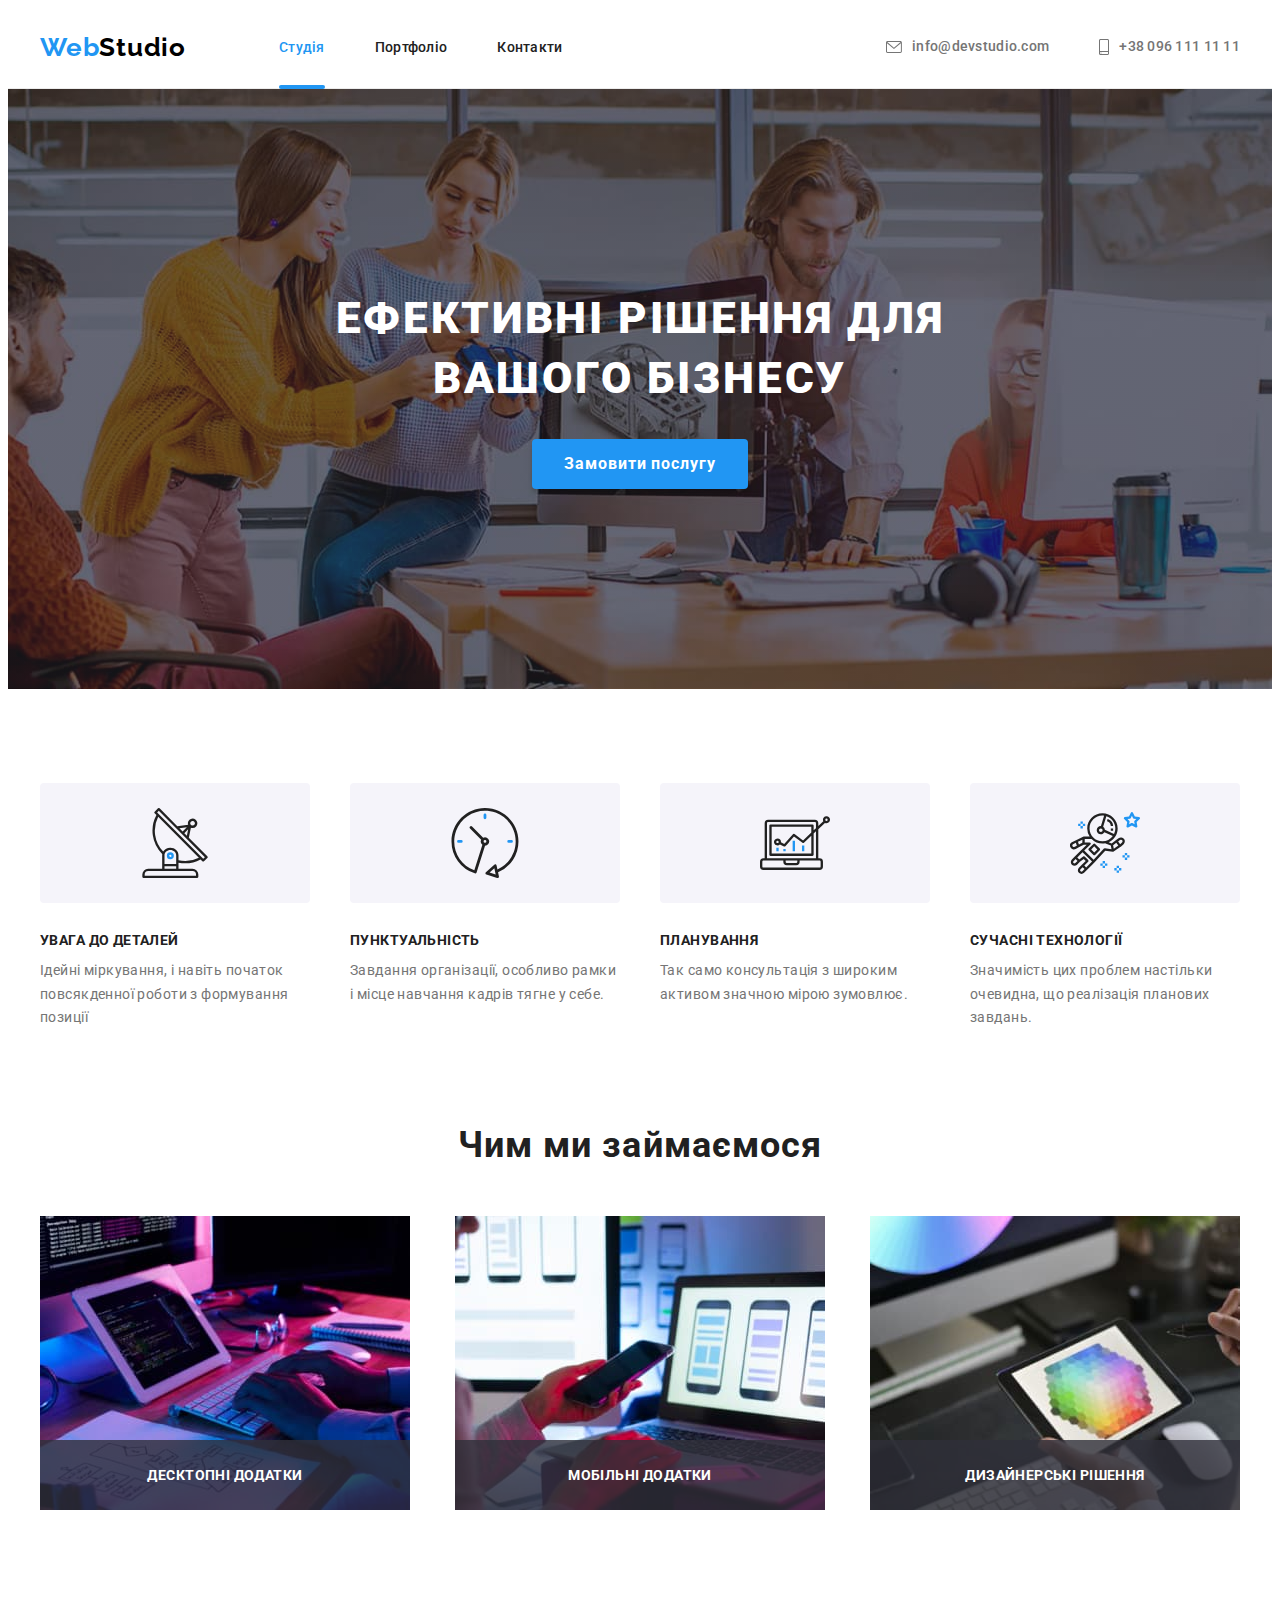
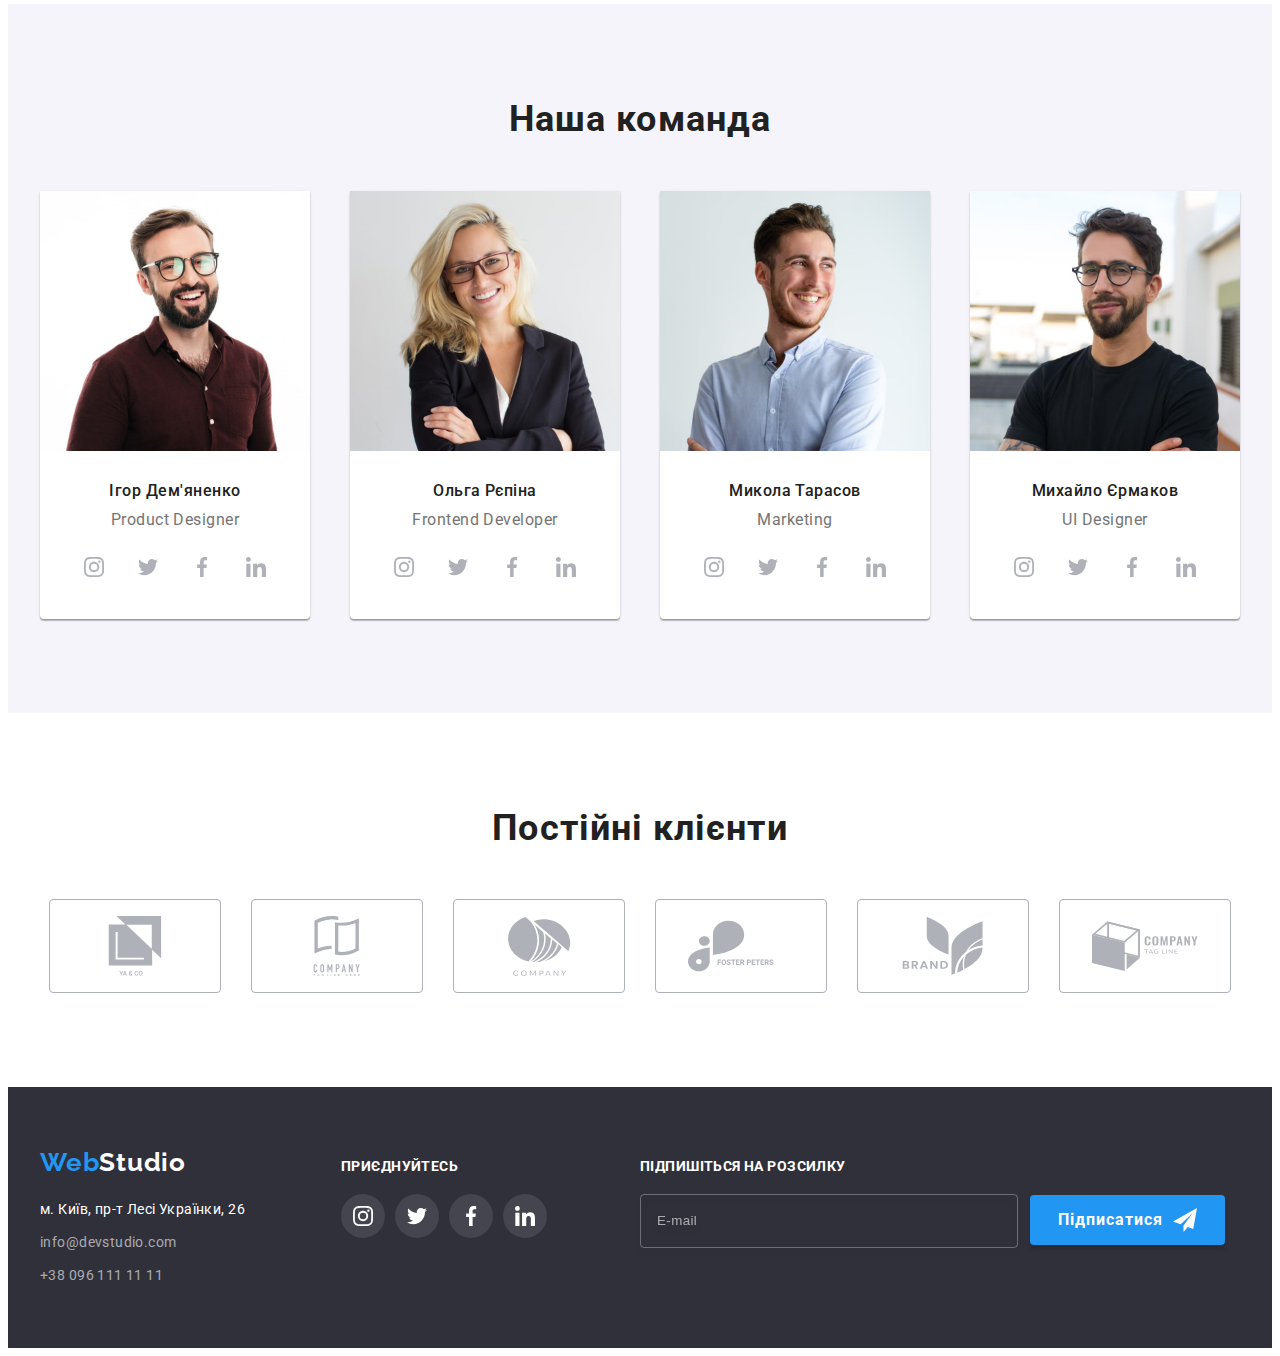
<file: index.html>
<!DOCTYPE html>
<html lang="uk">
	<head>
		<meta charset="UTF-8" />
		<meta http-equiv="X-UA-Compatible" content="IE=edge" />
		<meta name="viewport" content="width=device-width, initial-scale=1.0" />
		<title>WebStudio</title>
		<link rel="preconnect" href="https://fonts.googleapis.com" />
		<link rel="preconnect" href="https://fonts.gstatic.com" crossorigin />
		<link
			href="https://fonts.googleapis.com/css2?family=Open+Sans&family=Raleway:wght@700&family=Roboto:wght@400;500;700;900&display=swap"
			rel="stylesheet"
		/>
		<link
			rel="stylesheet"
			href="https://cdnjs.cloudflare.com/ajax/libs/modern-normalize/1.1.0/modern-normalize.min.css"
			integrity="sha512-wpPYUAdjBVSE4KJnH1VR1HeZfpl1ub8YT/NKx4PuQ5NmX2tKuGu6U/JRp5y+Y8XG2tV+wKQpNHVUX03MfMFn9Q=="
			crossorigin="anonymous"
			referrerpolicy="no-referrer"
		/>
		<link rel="stylesheet" href="./css/styles.css" />
	</head>
	<body>
		<header class="page-header">
			<div class="container">
				<nav class="page-header-nav">
					<!-- prettier-ignore -->
					<a href="./" class="header-logo logo-link">
					<span>Web</span>Studio</a>
					<ul class="page-header-list list">
						<li class="page-header-item"><a href="./" class="page-header-link link current">Студія</a></li>
						<li class="page-header-item">
							<a href="./portfolio.html" class="page-header-link link">Портфоліо</a>
						</li>
						<li class="page-header-item"><a href="./" class="page-header-link link">Контакти</a></li>
					</ul>
				</nav>
				<ul class="page-header-list list">
					<li class="page-header-item">
						<a href="mailto:info@devstudio.com" class="page-header-email link">
							<svg class="envelope-icon" width="16" height="12">
								<use href="./images/icons.svg#icon-envelope"></use>
							</svg>
							info@devstudio.com
						</a>
					</li>
					<li class="page-header-item">
						<a href="tel:+380961111111" class="page-header-tel link">
							<svg class="smartphone-icon" width="10" height="16">
								<use href="./images/icons.svg#icon-smartphone"></use>
							</svg>
							+38 096 111 11 11
						</a>
					</li>
				</ul>
			</div>
		</header>
		<main>
			<section class="hero section">
				<div class="container">
					<h1 class="hero-title">Ефективні рішення для вашого бізнесу</h1>
					<button type="button" class="hero-btn btn" data-modal-open>Замовити послугу</button>
				</div>
			</section>
			<section class="principles section principles-section">
				<div class="container">
					<h2 class="visually-hidden">Наші принципи роботи</h2>
					<ul class="principles-list list">
						<li class="principles-item">
							<div class="principleas-icon-area">
								<svg class="principles-icon" width="70" height="70">
									<use href="./images/icons.svg#icon-antenna"></use>
								</svg>
							</div>
							<h3 class="principles-subtitle">УВАГА ДО ДЕТАЛЕЙ</h3>
							<p class="principles-text">
								Ідейні міркування, і навіть початок повсякденної роботи з формування позиції
							</p>
						</li>
						<li class="principles-item">
							<div class="principleas-icon-area">
								<svg class="principles-icon" width="70" height="70">
									<use href="./images/icons.svg#icon-clock"></use>
								</svg>
							</div>
							<h3 class="principles-subtitle">ПУНКТУАЛЬНІСТЬ</h3>
							<p class="principles-text">
								Завдання організації, особливо рамки і місце навчання кадрів тягне у себе.
							</p>
						</li>
						<li class="principles-item">
							<div class="principleas-icon-area">
								<svg class="principles-icon" width="70" height="70">
									<use href="./images/icons.svg#icon-diagram"></use>
								</svg>
							</div>
							<h3 class="principles-subtitle">ПЛАНУВАННЯ</h3>
							<p class="principles-text">
								Так само консультація з широким активом значною мірою зумовлює.
							</p>
						</li>
						<li class="principles-item">
							<div class="principleas-icon-area">
								<svg class="principles-icon" width="70" height="70">
									<use href="./images/icons.svg#icon-astronaut"></use>
								</svg>
							</div>
							<h3 class="principles-subtitle">СУЧАСНІ ТЕХНОЛОГІЇ</h3>
							<p class="principles-text">
								Значимість цих проблем настільки очевидна, що реалізація планових завдань.
							</p>
						</li>
					</ul>
				</div>
			</section>
			<section class="works section">
				<div class="container">
					<h2 class="works-title">Чим ми займаємося</h2>
					<ul class="works-list list">
						<li class="works-item">
							<img
								src="./images/wwd-img1.jpg"
								alt="Екран лептопу, на якому верстають сайт"
								width="370"
								height="294"
							/>
							<h3 class="works-subtitle">Десктопні додатки</h3>
						</li>
						<li class="works-item">
							<img
								src="./images/wwd-img2.jpg"
								alt="Атаптивна верстка на ноутбуці"
								width="370"
								height="294"
							/>
							<h3 class="works-subtitle">Мобільні додатки</h3>
						</li>
						<li class="works-item">
							<img
								src="./images/wwd-img3.jpg"
								alt="Підбір кольорів на планшеті"
								width="370"
								height="294"
							/>
							<h3 class="works-subtitle">Дизайнерські рішення</h3>
						</li>
					</ul>
				</div>
			</section>
			<section class="team section">
				<div class="container">
					<h2 class="team-title">Наша команда</h2>
					<ul class="team-list list">
						<li class="team-item">
							<img src="./images/team-img1.jpg" alt="Ігор Дем'яненко" width="270" height="260" />
							<h3 class="team-subtitle">Ігор Дем'яненко</h3>
							<p lang="en" class="team-text">Product Designer</p>
							<ul class="team-soc-list list">
								<li class="team-soc-item">
									<a href="" class="team-soc-link link">
										<svg class="team-soc-icon" width="20" height="20">
											<use href="./images/icons.svg#icon-instagram"></use>
										</svg>
									</a>
								</li>
								<li class="team-soc-item">
									<a href="" class="team-soc-link link">
										<svg class="team-soc-icon" width="20" height="20">
											<use href="./images/icons.svg#icon-twitter"></use>
										</svg>
									</a>
								</li>
								<li class="team-soc-item">
									<a href="" class="team-soc-link link">
										<svg class="team-soc-icon" width="20" height="20">
											<use href="./images/icons.svg#icon-facebook"></use>
										</svg>
									</a>
								</li>
								<li class="team-soc-item">
									<a href="" class="team-soc-link link">
										<svg class="team-soc-icon" width="20" height="20">
											<use href="./images/icons.svg#icon-linkedin"></use>
										</svg>
									</a>
								</li>
							</ul>
						</li>
						<li class="team-item">
							<img src="./images/team-img2.jpg" alt="Ольга Рєпіна" width="270" height="260" />
							<h3 class="team-subtitle">Ольга Рєпіна</h3>
							<p lang="en" class="team-text">Frontend Developer</p>
							<ul class="team-soc-list list">
								<li class="team-soc-item">
									<a href="" class="team-soc-link link">
										<svg class="team-soc-icon" width="20" height="20">
											<use href="./images/icons.svg#icon-instagram"></use>
										</svg>
									</a>
								</li>
								<li class="team-soc-item">
									<a href="" class="team-soc-link link">
										<svg class="team-soc-icon" width="20" height="20">
											<use href="./images/icons.svg#icon-twitter"></use>
										</svg>
									</a>
								</li>
								<li class="team-soc-item">
									<a href="" class="team-soc-link link">
										<svg class="team-soc-icon" width="20" height="20">
											<use href="./images/icons.svg#icon-facebook"></use>
										</svg>
									</a>
								</li>
								<li class="team-soc-item">
									<a href="" class="team-soc-link link">
										<svg class="team-soc-icon" width="20" height="20">
											<use href="./images/icons.svg#icon-linkedin"></use>
										</svg>
									</a>
								</li>
							</ul>
						</li>
						<li class="team-item">
							<img src="./images/team-img3.jpg" alt="Микола Тарасов" width="270" height="260" />
							<h3 class="team-subtitle">Микола Тарасов</h3>
							<p lang="en" class="team-text">Marketing</p>
							<ul class="team-soc-list list">
								<li class="team-soc-item">
									<a href="" class="team-soc-link link">
										<svg class="team-soc-icon" width="20" height="20">
											<use href="./images/icons.svg#icon-instagram"></use>
										</svg>
									</a>
								</li>
								<li class="team-soc-item">
									<a href="" class="team-soc-link link">
										<svg class="team-soc-icon" width="20" height="20">
											<use href="./images/icons.svg#icon-twitter"></use>
										</svg>
									</a>
								</li>
								<li class="team-soc-item">
									<a href="" class="team-soc-link link">
										<svg class="team-soc-icon" width="20" height="20">
											<use href="./images/icons.svg#icon-facebook"></use>
										</svg>
									</a>
								</li>
								<li class="team-soc-item">
									<a href="" class="team-soc-link link">
										<svg class="team-soc-icon" width="20" height="20">
											<use href="./images/icons.svg#icon-linkedin"></use>
										</svg>
									</a>
								</li>
							</ul>
						</li>
						<li class="team-item">
							<img src="./images/team-img4.jpg" alt="Михайло Єрмаков" width="270" height="260" />
							<h3 class="team-subtitle">Михайло Єрмаков</h3>
							<p lang="en" class="team-text">UI Designer</p>
							<ul class="team-soc-list list">
								<li class="team-soc-item">
									<a href="" class="team-soc-link link">
										<svg class="team-soc-icon" width="20" height="20">
											<use href="./images/icons.svg#icon-instagram"></use>
										</svg>
									</a>
								</li>
								<li class="team-soc-item">
									<a href="" class="team-soc-link link">
										<svg class="team-soc-icon" width="20" height="20">
											<use href="./images/icons.svg#icon-twitter"></use>
										</svg>
									</a>
								</li>
								<li class="team-soc-item">
									<a href="" class="team-soc-link link">
										<svg class="team-soc-icon" width="20" height="20">
											<use href="./images/icons.svg#icon-facebook"></use>
										</svg>
									</a>
								</li>
								<li class="team-soc-item">
									<a href="" class="team-soc-link link">
										<svg class="team-soc-icon" width="20" height="20">
											<use href="./images/icons.svg#icon-linkedin"></use>
										</svg>
									</a>
								</li>
							</ul>
						</li>
					</ul>
				</div>
			</section>
			<section class="customers section">
				<div class="container">
					<h2 class="customers-title">Постійні клієнти</h2>
					<ul class="customers-list list">
						<li class="customers-item">
							<a href="" class="customers-link link">
								<svg class="customers-icon" width="106" height="60">
									<use href="./images/icons.svg#icon-company1"></use>
								</svg>
							</a>
						</li>
						<li class="customers-item">
							<a href="" class="customers-link link">
								<svg class="customers-icon" width="106" height="60">
									<use href="./images/icons.svg#icon-company2"></use>
								</svg>
							</a>
						</li>
						<li class="customers-item">
							<a href="" class="customers-link link">
								<svg class="customers-icon" width="106" height="60">
									<use href="./images/icons.svg#icon-company3"></use>
								</svg>
							</a>
						</li>
						<li class="customers-item">
							<a href="" class="customers-link link">
								<svg class="customers-icon" width="106" height="60">
									<use href="./images/icons.svg#icon-company4"></use>
								</svg>
							</a>
						</li>
						<li class="customers-item">
							<a href="" class="customers-link link">
								<svg class="customers-icon" width="106" height="60">
									<use href="./images/icons.svg#icon-company5"></use>
								</svg>
							</a>
						</li>
						<li class="customers-item">
							<a href="" class="customers-link link">
								<svg class="customers-icon" width="106" height="60">
									<use href="./images/icons.svg#icon-company6"></use>
								</svg>
							</a>
						</li>
					</ul>
				</div>
			</section>
		</main>
		<footer class="page-footer">
			<div class="container">
				<div class="footer-logo-contacts">
					<!-- prettier-ignore -->
					<a href="./" class="footer-logo logo-link">
					<span>Web</span>Studio</a>
					<address class="contacts">
						<ul class="contacts-list list">
							<li class="contacts-item">
								<a href="/" class="contacts-address-link link">м. Київ, пр-т Лесі Українки, 26</a>
							</li>
							<li class="contacts-item">
								<a href="mailto:info@devstudio.com" class="contacts-email link">info@devstudio.com</a>
							</li>
							<li class="contacts-item">
								<a href="tel:+380961111111" class="contacts-tel link">+38 096 111 11 11</a>
							</li>
						</ul>
					</address>
				</div>
				<div class="footer-soc">
					<h3 class="footer-soc-header">приєднуйтесь</h3>
					<ul class="footer-soc-list list">
						<li class="footer-soc-item">
							<a href="" class="footer-soc-link link">
								<svg class="footer-soc-icon" width="20" height="20">
									<use href="./images/icons.svg#icon-instagram"></use>
								</svg>
							</a>
						</li>
						<li class="footer-soc-item">
							<a href="" class="footer-soc-link link">
								<svg class="footer-soc-icon" width="20" height="20">
									<use href="./images/icons.svg#icon-twitter"></use>
								</svg>
							</a>
						</li>
						<li class="footer-soc-item">
							<a href="" class="footer-soc-link link">
								<svg class="footer-soc-icon" width="20" height="20">
									<use href="./images/icons.svg#icon-facebook"></use>
								</svg>
							</a>
						</li>
						<li class="footer-soc-item">
							<a href="" class="footer-soc-link link">
								<svg class="footer-soc-icon" width="20" height="20">
									<use href="./images/icons.svg#icon-linkedin"></use>
								</svg>
							</a>
						</li>
					</ul>
				</div>
				<form class="footer-form">
					<label for="footer-email" class="footer-lable">Підпишіться на розсилку</label>
					<div class="footer-form-area">
						<input type="email" name="email" id="footer-email" placeholder="E-mail" />
						<button type="submit" class="submit-btn btn">
							Підписатися
							<svg class="submit-btn-icon" width="24" height="24">
								<use href="./images/icons.svg#icon-send"></use>
							</svg>
						</button>
					</div>
				</form>
			</div>
		</footer>
		<div class="backdrop is-hidden" data-modal>
			<div class="modal">
				<button type="button" class="modal-btn" data-modal-close>
					<svg class="modal-icon" width="11" height="11">
						<use href="./images/icons.svg#icon-close"></use>
					</svg>
				</button>
				<p class="modal-header">Залиште свої дані, ми вам передзвонимо</p>
				<form class="modal-form">
					<label for="name" class="modal-label">Ім'я</label>
					<div class="modal-item">
						<input type="text" name="name" id="name" class="form-input" />
						<span class="modal-form-icon">
							<svg width="18" height="18">
								<use href="./images/icons.svg#icon-person-modal"></use>
							</svg>
						</span>
					</div>
					<label for="tel" class="modal-label">Телефон</label>
					<div class="modal-item">
						<input type="tel" name="tel" id="tel" class="form-input" />
						<span class="modal-form-icon">
							<svg width="18" height="18"><use href="./images/icons.svg#icon-phone-modal"></use></svg>
						</span>
					</div>
					<label for="email" class="modal-label">Пошта</label>
					<div class="modal-item">
						<input type="email" name="email" id="email" class="form-input" />
						<span class="modal-form-icon">
							<svg width="18" height="18">
								<use href="./images/icons.svg#icon-email-modal"></use>
							</svg>
						</span>
					</div>
					<label for="comments" class="comments-label">Коментар</label>
					<div class="comments-field">
						<textarea
							name="comments"
							id="comments"
							cols="30"
							rows="10"
							placeholder="Введіть текст"
							class="comments"
						></textarea>
					</div>
					<div class="modal-checkbox">
						<input type="checkbox" name="checkbox" id="checkbox" class="checkbox visually-hidden" />
						<label class="checkbox-label" for="checkbox">
							<span>
								<svg class="checkbox-icon" width="11" height="8">
									<use href="./images/icons.svg#icon-checker"></use>
								</svg>
							</span>
							Погоджуюся з розсилкою та приймаю &nbsp;
							<a class="checkbox-link link" href="">Умови договору</a>
						</label>
					</div>
					<button type="submit" class="modal-form-btn btn">Відправити</button>
				</form>
			</div>
		</div>
		<script src="./js/modal.js"></script>
	</body>
</html>
</file>
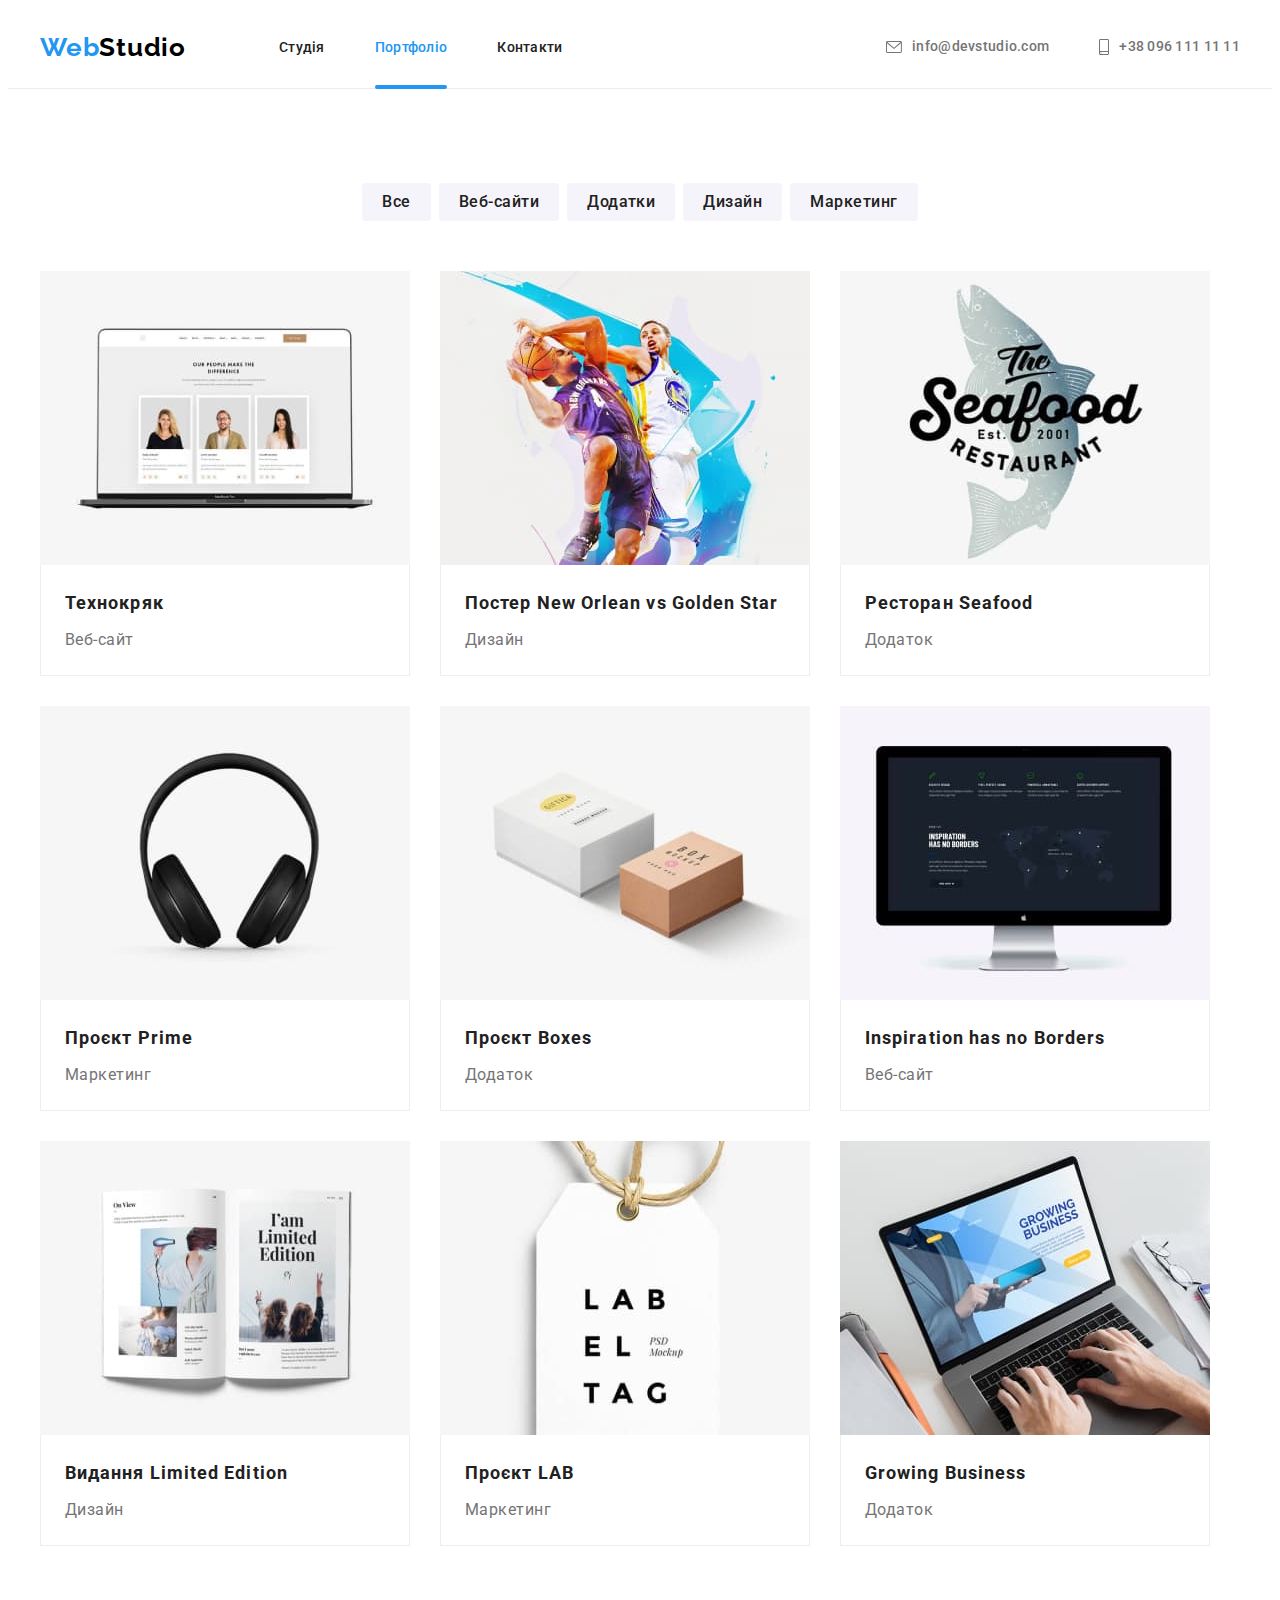
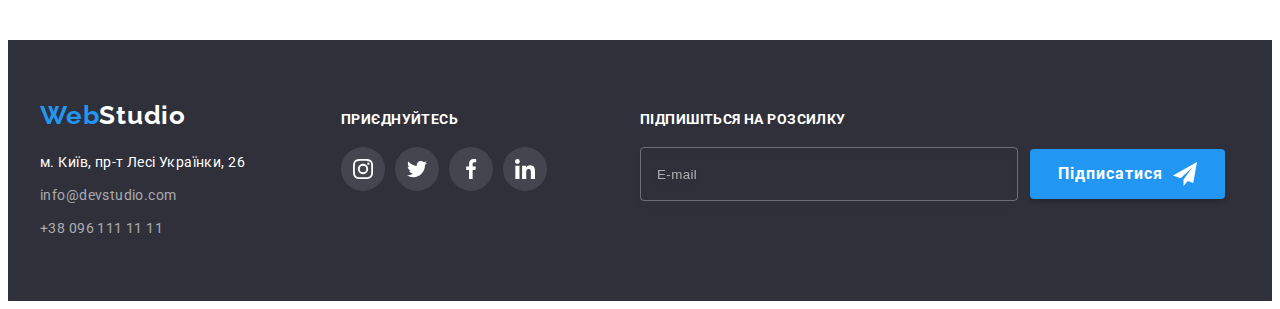
<file: portfolio.html>
<!DOCTYPE html>
<html lang="uk">
	<head>
		<meta charset="UTF-8" />
		<meta http-equiv="X-UA-Compatible" content="IE=edge" />
		<meta name="viewport" content="width=device-width, initial-scale=1.0" />
		<title>Portfolio</title>
		<link rel="preconnect" href="https://fonts.googleapis.com" />
		<link rel="preconnect" href="https://fonts.gstatic.com" crossorigin />
		<link
			href="https://fonts.googleapis.com/css2?family=Open+Sans&family=Raleway:wght@700&family=Roboto:wght@400;500;700;900&display=swap"
			rel="stylesheet"
		/>
		<link
			rel="stylesheet"
			href="https://cdnjs.cloudflare.com/ajax/libs/modern-normalize/1.1.0/modern-normalize.min.css"
			integrity="sha512-wpPYUAdjBVSE4KJnH1VR1HeZfpl1ub8YT/NKx4PuQ5NmX2tKuGu6U/JRp5y+Y8XG2tV+wKQpNHVUX03MfMFn9Q=="
			crossorigin="anonymous"
			referrerpolicy="no-referrer"
		/>
		<link rel="stylesheet" href="./css/styles.css" />
	</head>
	<body>
		<header class="page-header">
			<div class="container">
				<nav class="page-header-nav">
					<!-- prettier-ignore -->
					<a href="./" class="header-logo logo-link">
					<span>Web</span>Studio</a>
					<ul class="page-header-list list">
						<li class="page-header-item"><a href="./" class="page-header-link link">Студія</a></li>
						<li class="page-header-item">
							<a href="./portfolio.html" class="page-header-link link current">Портфоліо</a>
						</li>
						<li class="page-header-item"><a href="./" class="page-header-link link">Контакти</a></li>
					</ul>
				</nav>
				<ul class="page-header-list list">
					<li class="page-header-item">
						<a href="mailto:info@devstudio.com" class="page-header-email link">
							<svg class="envelope-icon" width="16" height="12">
								<use href="./images/icons.svg#icon-envelope"></use>
							</svg>
							info@devstudio.com
						</a>
					</li>
					<li class="page-header-item">
						<a href="tel:+380961111111" class="page-header-tel link">
							<svg class="smartphone-icon" width="10" height="16">
								<use href="./images/icons.svg#icon-smartphone"></use>
							</svg>
							+38 096 111 11 11
						</a>
					</li>
				</ul>
			</div>
		</header>
		<main>
			<section class="portfolio section">
				<div class="container">
					<h1 class="visually-hidden">Portfolio</h1>
					<ul class="portfolio-btn-list list">
						<li class="portfolio-btn-item"><button type="button" class="portfolio-btn btn">Все</button></li>
						<li class="portfolio-btn-item">
							<button type="button" class="portfolio-btn btn">Веб-сайти</button>
						</li>
						<li class="portfolio-btn-item">
							<button type="button" class="portfolio-btn btn">Додатки</button>
						</li>
						<li class="portfolio-btn-item">
							<button type="button" class="portfolio-btn btn">Дизайн</button>
						</li>
						<li class="portfolio-btn-item">
							<button type="button" class="portfolio-btn btn">Маркетинг</button>
						</li>
					</ul>
					<ul class="portfolio-examples-list list">
						<li class="portfolio-examples-item">
							<a href="" class="portfolio-examples-link link">
								<div class="portfolio-thumb">
									<img
										src="./images/portfolio1.jpg"
										alt="Монітор ноутбука"
										width="370"
										height="294"
									/>
									<p class="portfolio-examples-description">
										Ресурс пропонує комплексні пропозиції з різним рівнем функціоналу та сервісів.
										Все це дозволить відвідувачу отримати вичерпні відомості про компанію чи
										приватну особу.
									</p>
								</div>
								<div class="portfolio-item-content">
									<h2 class="portfolio-examples-title">Технокряк</h2>
									<p class="portfolio-examples-text">Веб-сайт</p>
								</div>
							</a>
						</li>
						<li class="portfolio-examples-item">
							<a href="" class="portfolio-examples-link link">
								<div class="portfolio-thumb">
									<img
										src="./images/portfolio2.jpg"
										alt="Два гравці в баскетбол"
										width="370"
										height="294"
									/>
									<p class="portfolio-examples-description">
										Ресурс пропонує комплексні пропозиції з різним рівнем функціоналу та сервісів.
										Все це дозволить відвідувачу отримати вичерпні відомості про компанію чи
										приватну особу.
									</p>
								</div>
								<div class="portfolio-item-content">
									<h2 class="portfolio-examples-title">Постер New Orlean vs Golden Star</h2>
									<p class="portfolio-examples-text">Дизайн</p>
								</div>
							</a>
						</li>
						<li class="portfolio-examples-item">
							<a href="" class="portfolio-examples-link link">
								<div class="portfolio-thumb">
									<img
										src="./images/portfolio3.jpg"
										alt="Логотип рибного ресторану"
										width="370"
										height="294"
									/>
									<p class="portfolio-examples-description">
										Ресурс пропонує комплексні пропозиції з різним рівнем функціоналу та сервісів.
										Все це дозволить відвідувачу отримати вичерпні відомості про компанію чи
										приватну особу.
									</p>
								</div>
								<div class="portfolio-item-content">
									<h2 class="portfolio-examples-title">Ресторан Seafood</h2>
									<p class="portfolio-examples-text">Додаток</p>
								</div>
							</a>
						</li>
						<li class="portfolio-examples-item">
							<a href="" class="portfolio-examples-link link">
								<div class="portfolio-thumb">
									<img src="./images/portfolio4.jpg" alt="Навушники" width="370" height="294" />
									<p class="portfolio-examples-description">
										Ресурс пропонує комплексні пропозиції з різним рівнем функціоналу та сервісів.
										Все це дозволить відвідувачу отримати вичерпні відомості про компанію чи
										приватну особу.
									</p>
								</div>
								<div class="portfolio-item-content">
									<h2 class="portfolio-examples-title">Проєкт Prime</h2>
									<p class="portfolio-examples-text">Маркетинг</p>
								</div>
							</a>
						</li>
						<li class="portfolio-examples-item">
							<a href="" class="portfolio-examples-link link">
								<div class="portfolio-thumb">
									<img src="./images/portfolio5.jpg" alt="Дві коробочки" width="370" height="294" />
									<p class="portfolio-examples-description">
										Ресурс пропонує комплексні пропозиції з різним рівнем функціоналу та сервісів.
										Все це дозволить відвідувачу отримати вичерпні відомості про компанію чи
										приватну особу.
									</p>
								</div>
								<div class="portfolio-item-content">
									<h2 class="portfolio-examples-title">Проєкт Boxes</h2>
									<p class="portfolio-examples-text">Додаток</p>
								</div>
							</a>
						</li>
						<li class="portfolio-examples-item">
							<a href="" class="portfolio-examples-link link">
								<div class="portfolio-thumb">
									<img
										src="./images/portfolio6.jpg"
										alt="Монітор комп'ютера"
										width="370"
										height="294"
									/>
									<p class="portfolio-examples-description">
										Ресурс пропонує комплексні пропозиції з різним рівнем функціоналу та сервісів.
										Все це дозволить відвідувачу отримати вичерпні відомості про компанію чи
										приватну особу.
									</p>
								</div>
								<div class="portfolio-item-content">
									<h2 class="portfolio-examples-title">Inspiration has no Borders</h2>
									<p class="portfolio-examples-text">Веб-сайт</p>
								</div>
							</a>
						</li>
						<li class="portfolio-examples-item">
							<a href="" class="portfolio-examples-link link">
								<div class="portfolio-thumb">
									<img src="./images/portfolio7.jpg" alt="Розворот книги" width="370" height="294" />
									<p class="portfolio-examples-description">
										Ресурс пропонує комплексні пропозиції з різним рівнем функціоналу та сервісів.
										Все це дозволить відвідувачу отримати вичерпні відомості про компанію чи
										приватну особу.
									</p>
								</div>
								<div class="portfolio-item-content">
									<h2 class="portfolio-examples-title">Видання Limited Edition</h2>
									<p class="portfolio-examples-text">Дизайн</p>
								</div>
							</a>
						</li>
						<li class="portfolio-examples-item">
							<a href="" class="portfolio-examples-link link">
								<div class="portfolio-thumb">
									<img src="./images/portfolio8.jpg" alt="Бірка" width="370" height="294" />
									<p class="portfolio-examples-description">
										Ресурс пропонує комплексні пропозиції з різним рівнем функціоналу та сервісів.
										Все це дозволить відвідувачу отримати вичерпні відомості про компанію чи
										приватну особу.
									</p>
								</div>
								<div class="portfolio-item-content">
									<h2 class="portfolio-examples-title">Проєкт LAB</h2>
									<p class="portfolio-examples-text">Маркетинг</p>
								</div>
							</a>
						</li>
						<li class="portfolio-examples-item">
							<a href="" class="portfolio-examples-link link">
								<div class="portfolio-thumb">
									<img
										src="./images/portfolio9.jpg"
										alt="Руки печатают на ноутбуке"
										width="370"
										height="294"
									/>
									<p class="portfolio-examples-description">
										Ресурс пропонує комплексні пропозиції з різним рівнем функціоналу та сервісів.
										Все це дозволить відвідувачу отримати вичерпні відомості про компанію чи
										приватну особу.
									</p>
								</div>
								<div class="portfolio-item-content">
									<h2 class="portfolio-examples-title">Growing Business</h2>
									<p class="portfolio-examples-text">Додаток</p>
								</div>
							</a>
						</li>
					</ul>
				</div>
			</section>
		</main>
		<footer class="page-footer">
			<div class="container">
				<div class="footer-logo-contacts">
					<!-- prettier-ignore -->
					<a href="./" class="footer-logo logo-link">
					<span>Web</span>Studio</a>
					<address class="contacts">
						<ul class="contacts-list list">
							<li class="contacts-item">
								<a href="/" class="contacts-address-link link">м. Київ, пр-т Лесі Українки, 26</a>
							</li>
							<li class="contacts-item">
								<a href="mailto:info@devstudio.com" class="contacts-email link">info@devstudio.com</a>
							</li>
							<li class="contacts-item">
								<a href="tel:+380961111111" class="contacts-tel link">+38 096 111 11 11</a>
							</li>
						</ul>
					</address>
				</div>
				<div class="footer-soc">
					<h3 class="footer-soc-header">приєднуйтесь</h3>
					<ul class="footer-soc-list list">
						<li class="footer-soc-item">
							<a href="" class="footer-soc-link link">
								<svg class="footer-soc-icon" width="20" height="20">
									<use href="./images/icons.svg#icon-instagram"></use>
								</svg>
							</a>
						</li>
						<li class="footer-soc-item">
							<a href="" class="footer-soc-link link">
								<svg class="footer-soc-icon" width="20" height="20">
									<use href="./images/icons.svg#icon-twitter"></use>
								</svg>
							</a>
						</li>
						<li class="footer-soc-item">
							<a href="" class="footer-soc-link link">
								<svg class="footer-soc-icon" width="20" height="20">
									<use href="./images/icons.svg#icon-facebook"></use>
								</svg>
							</a>
						</li>
						<li class="footer-soc-item">
							<a href="" class="footer-soc-link link">
								<svg class="footer-soc-icon" width="20" height="20">
									<use href="./images/icons.svg#icon-linkedin"></use>
								</svg>
							</a>
						</li>
					</ul>
				</div>
				<form class="footer-form">
					<label for="footer-email" class="footer-lable">Підпишіться на розсилку</label>
					<div class="footer-form-area">
						<input type="email" name="email" id="footer-email" placeholder="E-mail" />
						<button type="submit" class="submit-btn btn">
							Підписатися
							<svg class="submit-btn-icon" width="24" height="24">
								<use href="./images/icons.svg#icon-send"></use>
							</svg>
						</button>
					</div>
				</form>
			</div>
		</footer>
	</body>
</html>
</file>
<file: css/styles.css>
:root {
	--header-color: #212121;
	--main-text-color: #757575;
	--accent-color: #2196f3;
}

h1,
h2,
h3,
h4,
h5,
h6,
p {
	margin: 0;
}

ol,
ul {
	margin: 0;
	padding-left: 0;
}

img {
	display: block;
	max-width: 100%;
	height: auto;
}

body {
	font-family: "Roboto", sans-serif;
	color: var(--main-text-color);
}

.container {
	width: 1200px;
	margin-left: auto;
	margin-right: auto;
	padding-left: 15px;
	padding-right: 15px;
}

.section {
	padding-top: 94px;
	padding-bottom: 94px;
}

.visually-hidden {
	position: absolute;
	width: 1px;
	height: 1px;
	margin: -1px;
	border: 0;
	padding: 0;
	white-space: nowrap;
	clip-path: inset(100%);
	clip: rect(0 0 0 0);
	overflow: hidden;
}

.link,
.logo-link {
	text-decoration: none;

	transition-property: color;
	transition-duration: 250ms;
	transition-timing-function: cubic-bezier(0.4, 0, 0.2, 1);
}

.logo-link:focus {
	color: var(--accent-color);
}

.link:hover,
.link:focus {
	color: var(--accent-color);
}

.current.link {
	color: var(--accent-color);
}

.current.link::after {
	content: "";
	position: absolute;
	left: 0;
	bottom: -1px;
	display: block;
	width: 100%;
	height: 4px;
	border-radius: 2px;
	background-color: var(--accent-color);
}

.list {
	list-style: none;
}

/* ----------HEADER---------- */

.page-header {
	border-bottom: 1px solid #ececec;
}

.page-header > .container {
	display: flex;
	align-items: center;
	justify-content: space-between;
}

.page-header-nav {
	display: flex;
	align-items: center;
}

.page-header-list {
	display: flex;
}

.page-header-item:not(:last-child) {
	margin-right: 50px;
}

.header-logo {
	font-family: "Raleway";
	font-style: normal;
	font-weight: 700;
	font-size: 26px;
	line-height: 1.19;
	letter-spacing: 0.03em;
	color: #000000;
	padding-top: 24px;
	padding-bottom: 25px;
	margin-right: 93px;
}
.header-logo span {
	color: var(--accent-color);
}

.btn {
	cursor: pointer;
	transition-property: background-color, color, box-shadow;
	transition-duration: 250ms;
	transition-timing-function: cubic-bezier(0.4, 0, 0.2, 1);
}

.btn:hover,
.btn:focus {
	background-color: var(--accent-color);
	color: #ffffff;
	box-shadow: 0px 3px 1px rgba(0, 0, 0, 0.1), 0px 1px 2px rgba(0, 0, 0, 0.08), 0px 2px 2px rgba(0, 0, 0, 0.12);
}

.page-header-link {
	position: relative;
	font-weight: 500;
	font-size: 14px;
	line-height: 1.14;
	letter-spacing: 0.02em;
	color: var(--header-color);
	padding-top: 32px;
	padding-bottom: 32px;
	fill: currentColor;
}

.page-header-email,
.page-header-tel {
	font-weight: 500;
	font-size: 14px;
	line-height: 1.14;
	letter-spacing: 0.02em;
	color: var(--main-text-color);
	padding-top: 24px;
	padding-bottom: 25px;
	display: flex;
	align-items: center;
}

.envelope-icon,
.smartphone-icon {
	margin-right: 10px;
	background-position: center;
	background-size: contain;
	fill: currentColor;
}

.page-header-item {
	display: flex;
	align-items: center;
}

/* ----------HERO---------- */
.hero {
	max-width: 1600px;
	margin: 0 auto;
	background-color: #2f303a;
	background-image: linear-gradient(rgba(47, 48, 58, 0.4), rgba(47, 48, 58, 0.4)), url("../images/hero-image.jpg");
	background-repeat: no-repeat;
	background-position: center;
	background-size: cover;
	text-align: center;
	padding-top: 200px;
	padding-bottom: 200px;
}

.hero-title {
	font-weight: 900;
	font-size: 44px;
	line-height: 1.36;
	letter-spacing: 0.06em;
	text-align: center;
	text-transform: uppercase;
	max-width: 696px;
	color: #ffffff;
	margin: 0 auto;
	margin-bottom: 30px;
}

.hero-btn {
	font-family: inherit;
	font-weight: 700;
	font-size: 16px;
	line-height: 1.88;
	letter-spacing: 0.06em;
	min-width: 216px;
	height: 50px;
	color: #ffffff;
	background-color: var(--accent-color);
	box-shadow: 0px 4px 4px rgba(0, 0, 0, 0.15);
	border: transparent;
	border-radius: 4px;
	padding: 10px 32px;
}

/* ----------WORK PRINCIPLES---------- */
.principles-section {
	padding-bottom: 0;
}

.principles-list {
	display: flex;
	justify-content: space-between;
}

.principles-subtitle {
	font-weight: 700;
	font-size: 14px;
	line-height: 1.14;
	letter-spacing: 0.03em;
	text-transform: uppercase;
	color: var(--header-color);
	margin-bottom: 10px;
}
.principles-text {
	font-size: 14px;
	line-height: 1.71;
	letter-spacing: 0.03em;
	max-width: 270px;
}

.principleas-icon-area {
	display: flex;
	width: 270px;
	height: 120px;
	background-color: #f5f4fa;
	justify-content: center;
	align-items: center;
	border-radius: 4px;
	margin-bottom: 30px;
}

/* ----------WORKS---------- */
.works-title {
	font-weight: 700;
	font-size: 36px;
	line-height: 1.17;
	text-align: center;
	letter-spacing: 0.03em;
	color: var(--header-color);
	margin-bottom: 50px;
}

.works-list {
	display: flex;
	justify-content: space-between;
	gap: 30px;
}

.works-item {
	position: relative;
	width: 370px;
}

.works-subtitle {
	position: absolute;
	display: flex;
	align-items: center;
	justify-content: center;
	bottom: 0;
	width: 370px;
	height: 70px;
	font-weight: 700;
	font-size: 14px;
	line-height: 1.14;
	text-align: center;
	letter-spacing: 0.03em;
	text-transform: uppercase;
	color: #ffffff;
	background-color: rgba(47, 48, 58, 0.8);
}

/* ----------TEAM---------- */
.team.section {
	background-color: #f5f4fa;
}

.team-title {
	font-weight: 700;
	font-size: 36px;
	line-height: 1.17;
	text-align: center;
	letter-spacing: 0.03em;
	color: var(--header-color);
	margin-top: 0;
	margin-bottom: 50px;
}

.team-list {
	display: flex;
	justify-content: space-between;
	gap: 30px;
}

.team-item {
	width: 270px;
	background: #ffffff;
	box-shadow: 0px 1px 3px rgba(0, 0, 0, 0.12), 0px 1px 1px rgba(0, 0, 0, 0.14), 0px 2px 1px rgba(0, 0, 0, 0.2);
	border-radius: 0px 0px 4px 4px;
}

.team-item:last-child {
	margin-right: 0;
}

.team-subtitle {
	font-weight: 500;
	font-size: 16px;
	line-height: 1.19;
	text-align: center;
	letter-spacing: 0.03em;
	color: var(--header-color);
	padding-top: 30px;
	margin-bottom: 10px;
}
.team-text {
	font-size: 16px;
	line-height: 1.19;
	text-align: center;
	letter-spacing: 0.03em;
	margin-bottom: 16px;
}

.team-soc-list {
	display: flex;
	justify-content: center;
	gap: 10px;
	padding-bottom: 30px;
}

.team-soc-link {
	width: 44px;
	height: 44px;
	border-radius: 50%;
	display: flex;
	justify-content: center;
	align-items: center;
	fill: #afb1b8;

	transition-property: background-color, fill;
	transition-duration: 250ms;
	transition-timing-function: cubic-bezier(0.4, 0, 0.2, 1);
}

.team-soc-link:hover,
.team-soc-link:focus {
	background-color: var(--accent-color);
	fill: #ffffff;
}

/* ----------CUSTOMERS---------- */

.customers-title {
	font-weight: 700;
	font-size: 36px;
	line-height: 1.17;
	text-align: center;
	letter-spacing: 0.03em;
	color: var(--header-color);
	margin-top: 0;
	margin-bottom: 50px;
}

.customers-list {
	display: flex;
	justify-content: center;
	gap: 30px;
}

.customers-link {
	display: flex;
	justify-content: center;
	align-items: center;
	width: 170px;
	height: 92px;
	border: 1px solid #afb1b8;
	border-radius: 4px;
	color: #afb1b8;

	transition-property: color, border-color;
	transition-duration: 250ms;
	transition-timing-function: cubic-bezier(0.4, 0, 0.2, 1);
}

.customers-icon {
	fill: currentColor;
}

.customers-link:hover,
.customers-link:focus {
	color: var(--accent-color);
	border-color: var(--accent-color);
}

/* ----------FOOTER---------- */
.page-footer {
	background-color: #2f303a;
	padding-top: 60px;
	padding-bottom: 60px;
}

.page-footer .container {
	display: flex;
	align-items: baseline;
}

.footer-logo {
	display: inline-block;
	font-family: "Raleway";
	font-style: normal;
	font-weight: 700;
	font-size: 26px;
	line-height: 1.19;
	letter-spacing: 0.03em;
	color: #ffffff;
	margin-bottom: 20px;
}

.footer-logo span {
	color: var(--accent-color);
}
.contacts {
	font-style: normal;
}

.contacts-list {
	width: 231px;
}

.contacts-item {
	margin-bottom: 9px;
}

.contacts-item:last-child {
	margin-bottom: 0;
}

.contacts-address-link {
	font-size: 14px;
	line-height: 1.71;
	letter-spacing: 0.03em;
	color: #ffffff;
}
.contacts-email,
.contacts-tel {
	font-size: 14px;
	line-height: 1.71;
	letter-spacing: 0.03em;
	color: rgba(255, 255, 255, 0.6);
}

.footer-soc {
	margin-left: 70px;
}

.footer-soc-header,
.footer-form-header,
.footer-lable {
	font-weight: 700;
	font-size: 14px;
	line-height: 16px;
	letter-spacing: 0.03em;
	text-transform: uppercase;
	color: #ffffff;
	margin-bottom: 20px;
}

.footer-soc-link {
	width: 44px;
	height: 44px;
	border-radius: 50%;
	display: flex;
	justify-content: center;
	align-items: center;
	fill: #ffffff;
	background: rgba(255, 255, 255, 0.1);

	transition-property: background-color;
	transition-duration: 250ms;
	transition-timing-function: cubic-bezier(0.4, 0, 0.2, 1);
}

.footer-soc-link:hover,
.footer-soc-link:focus {
	background-color: var(--accent-color);
}

.footer-soc-list {
	display: flex;
	justify-content: center;
	gap: 10px;
}

.footer-form {
	margin-left: 93px;
}

.footer-lable {
	display: inline-block;
	margin-bottom: 20px;
}

.footer-form-area {
	display: flex;
	align-items: baseline;
	gap: 12px;
}

.footer-form-area input {
	margin: 0;
	width: 358px;
	height: 50px;
	padding-left: 16px;
	background-color: transparent;
	color: #ffffff;
	border: 1px solid rgba(255, 255, 255, 0.3);
	filter: drop-shadow(0px 4px 4px rgba(0, 0, 0, 0.15));
	border-radius: 4px;

	transition: border-color 250ms cubic-bezier(0.4, 0, 0.2, 1);
}

.footer-form-area input::placeholder {
	line-height: 1.25;
	letter-spacing: 0.03em;
	color: rgba(255, 255, 255, 0.6);
}

.footer-form-area input:focus-visible {
	outline: none;
}

.footer-form-area input:focus,
.footer-form-area input:hover {
	border-color: var(--accent-color);
}

.submit-btn {
	font-family: inherit;
	font-weight: 700;
	font-size: 16px;
	line-height: 1.88;
	display: flex;
	align-items: center;
	text-align: center;
	letter-spacing: 0.06em;
	color: #ffffff;
	background-color: var(--accent-color);
	box-shadow: 0px 4px 4px rgba(0, 0, 0, 0.15);
	border: transparent;
	border-radius: 4px;
	padding: 10px 28px;
	gap: 10px;
}

/* ----------PORTFOLIO---------- */

.portfolio-btn {
	font-family: inherit;
	font-weight: 500;
	font-size: 16px;
	line-height: 1.62;
	text-align: center;
	letter-spacing: 0.03em;
	color: var(--header-color);
	background: #f5f4fa;
	border-radius: 4px;
	border: transparent;
	padding: 6px 20px;
}

.portfolio-btn-list {
	display: flex;
	justify-content: center;
	gap: 8px;
	margin-bottom: 50px;
}

.portfolio-examples-item {
	background: #ffffff;
	width: 370px;
	margin-right: 30px;
	margin-bottom: 30px;
}

.portfolio-examples-item:nth-child(3n) {
	margin-right: 0;
}

.portfolio-examples-item:nth-last-child(-n + 3) {
	margin-bottom: 0;
}

.portfolio-examples-link {
	position: relative;
	display: block;
	color: currentColor;

	transition-property: color, box-shadow, transform;
	transition-duration: 250ms;
	transition-timing-function: cubic-bezier(0.4, 0, 0.2, 1);
}
.portfolio-examples-link:hover,
.portfolio-examples-link:focus {
	color: currentColor;
	box-shadow: 0px 1px 1px rgba(0, 0, 0, 0.12), 0px 4px 4px rgba(0, 0, 0, 0.06), 1px 4px 6px rgba(0, 0, 0, 0.16);
}

.portfolio-examples-link:hover .portfolio-examples-description,
.portfolio-examples-link:focus .portfolio-examples-description {
	transform: translateY(0%);
	opacity: 1;
}
.portfolio-examples-list {
	display: flex;
	flex-wrap: wrap;
}
.portfolio-examples-title {
	font-weight: 700;
	font-size: 18px;
	line-height: 2;
	letter-spacing: 0.06em;
	min-width: 315px;
	color: var(--header-color);
	margin: 0 auto;
	margin-bottom: 4px;
}
.portfolio-examples-text {
	font-size: 16px;
	line-height: 1.88;
	letter-spacing: 0.03em;
}

.portfolio-item-content {
	padding: 20px 24px;
	border-left: 1px solid #eeeeee;
	border-right: 1px solid #eeeeee;
	border-bottom: 1px solid #eeeeee;
}

.portfolio-thumb {
	position: relative;
	overflow: hidden;
}

.portfolio-examples-description {
	position: absolute;
	top: 0;
	height: 100%;
	font-size: 18px;
	line-height: 1.56;
	letter-spacing: 0.03em;
	color: #ffffff;
	background-color: rgba(33, 150, 243, 0.9);
	padding: 63px 24px;

	transform: translateY(101%);
	transition: transform 250ms cubic-bezier(0.4, 0, 0.2, 1), opacity 250ms cubic-bezier(0.4, 0, 0.2, 1);
}

/* ----------MODAL WINDOW---------- */

.backdrop {
	position: fixed;
	top: 0;
	left: 0;
	width: 100%;
	height: 100%;
	background-color: rgba(0, 0, 0, 0.2);
	opacity: 1;

	transition: opacity 250ms cubic-bezier(0.17, 0.67, 0.83, 0.67),
		visibility 250ms cubic-bezier(0.17, 0.67, 0.83, 0.67);
}

.backdrop.is-hidden {
	opacity: 0;
	pointer-events: none;
	visibility: hidden;
}

.backdrop.is-hidden .modal {
	transform: translate(-50%, -50%) scale(0.9);
}

.modal {
	position: absolute;
	top: 50%;
	left: 50%;
	width: 528px;
	min-height: 581px;
	padding: 40px 39px 40px 41px;
	background-color: #ffffff;
	box-shadow: 0px 1px 3px rgba(0, 0, 0, 0.12), 0px 1px 1px rgba(0, 0, 0, 0.14), 0px 2px 1px rgba(0, 0, 0, 0.2);
	border-radius: 4px;

	transform: translate(-50%, -50%) scale(1);

	transition: transform 250ms cubic-bezier(0.17, 0.67, 0.83, 0.67);
}

.modal-btn {
	position: absolute;
	top: 8px;
	right: 8px;
	width: 30px;
	height: 30px;
	padding: 6px 6px;
	background-color: #ffffff;
	border: 1px solid rgba(0, 0, 0, 0.1);
	border-radius: 50%;
	cursor: pointer;
	display: flex;
	align-items: center;
	justify-content: center;

	transition: fill 250ms cubic-bezier(0.4, 0, 0.2, 1);
}

.modal-btn:hover {
	fill: var(--accent-color);
}

.modal-header {
	display: block;
	text-align: center;
	font-weight: 700;
	margin-bottom: 12px;
	font-size: 20px;
	line-height: 1.15;
	text-align: center;
	letter-spacing: 0.03em;
	color: var(--header-color);
}

.modal-form {
	display: flex;
	flex-direction: column;
	width: 448px;
	margin-left: auto;
	margin-right: auto;
}

.modal-item {
	position: relative;
	width: 100%;
	margin-bottom: 10px;
}

.form-input:focus-visible,
.comments:focus-visible {
	outline: none;
}

.form-input:focus {
	border-color: var(--accent-color);
}

.form-input:focus ~ .modal-form-icon {
	fill: var(--accent-color);
}

.form-input {
	margin: 0;
	width: 100%;
	border: 1px solid rgba(33, 33, 33, 0.2);
	border-radius: 4px;
	height: 40px;
	padding-left: 42px;

	transition: border-color 250ms cubic-bezier(0.4, 0, 0.2, 1), fill 250ms cubic-bezier(0.4, 0, 0.2, 1);
}

.modal-label,
.comments-label {
	font-size: 12px;
	line-height: 1.17;
	letter-spacing: 0.01em;
	color: #757575;
	margin-bottom: 4px;
}

.modal-form-icon {
	width: 18px;
	height: 18px;
	position: absolute;
	display: inline-block;
	top: 11px;
	left: 12px;
}

textarea {
	display: block;
	resize: none;
	padding: 12px 16px;
	width: 100%;
	max-height: 120px;
	border: 1px solid rgba(33, 33, 33, 0.2);
	border-radius: 4px;
}

textarea:focus {
	border-color: var(--accent-color);
}

textarea::placeholder {
	font-size: 12px;
	line-height: 1.17;
	letter-spacing: 0.01em;
	color: rgba(117, 117, 117, 0.5);
}

.comments-field {
	margin-bottom: 20px;
}

.checkbox-label {
	display: flex;
	align-items: center;
	justify-content: center;
	font-size: 14px;
	line-height: 1.71;
	letter-spacing: 0.03em;
	color: #757575;
}

.checkbox-label span {
	display: flex;
	align-items: center;
	justify-content: center;
	margin-right: 7px;
	width: 16px;
	height: 15px;
	border: 2px solid #000000;
	border-radius: 4px;
	box-shadow: 0px 1px 3px rgba(0, 0, 0, 0.12), 0px 1px 1px rgba(0, 0, 0, 0.14), 0px 2px 1px rgba(0, 0, 0, 0.2);

	transition: border-color 250ms cubic-bezier(0.4, 0, 0.2, 1), background-color 250ms cubic-bezier(0.4, 0, 0.2, 1),
		box-shadow 250ms cubic-bezier(0.4, 0, 0.2, 1);
}

.checkbox:checked + .checkbox-label span {
	border: none;
	background-color: var(--accent-color);
	box-shadow: 0px 1px 3px rgba(0, 0, 0, 0.12), 0px 1px 1px rgba(0, 0, 0, 0.14), 0px 2px 1px rgba(0, 0, 0, 0.2);
}

.checkbox:checked + .checkbox-label .checkbox-icon {
	fill: #ffffff;
}

.checkbox-icon {
	fill: transparent;
}

.checkbox-link {
	font-size: 14px;
	line-height: 1.71;
	letter-spacing: 0.03em;
	text-decoration-line: underline;
	color: var(--accent-color);
}

.modal-form-btn {
	font-family: inherit;
	font-weight: 700;
	font-size: 16px;
	line-height: 1.88;
	color: #ffffff;
	width: 200px;
	height: 50px;
	background-color: var(--accent-color);
	box-shadow: 0px 4px 4px rgba(0, 0, 0, 0.15);
	border-radius: 4px;
	border: none;
	display: block;
	margin: 30px auto 0;

	transition: background-color 250ms cubic-bezier(0.4, 0, 0.2, 1), box-shadow 250ms cubic-bezier(0.4, 0, 0.2, 1);
}

.modal-form-btn:hover,
.modal-form-btn:focus {
	background-color: #188ce8;
	box-shadow: 0px 4px 4px rgba(0, 0, 0, 0.15);
}
</file>
